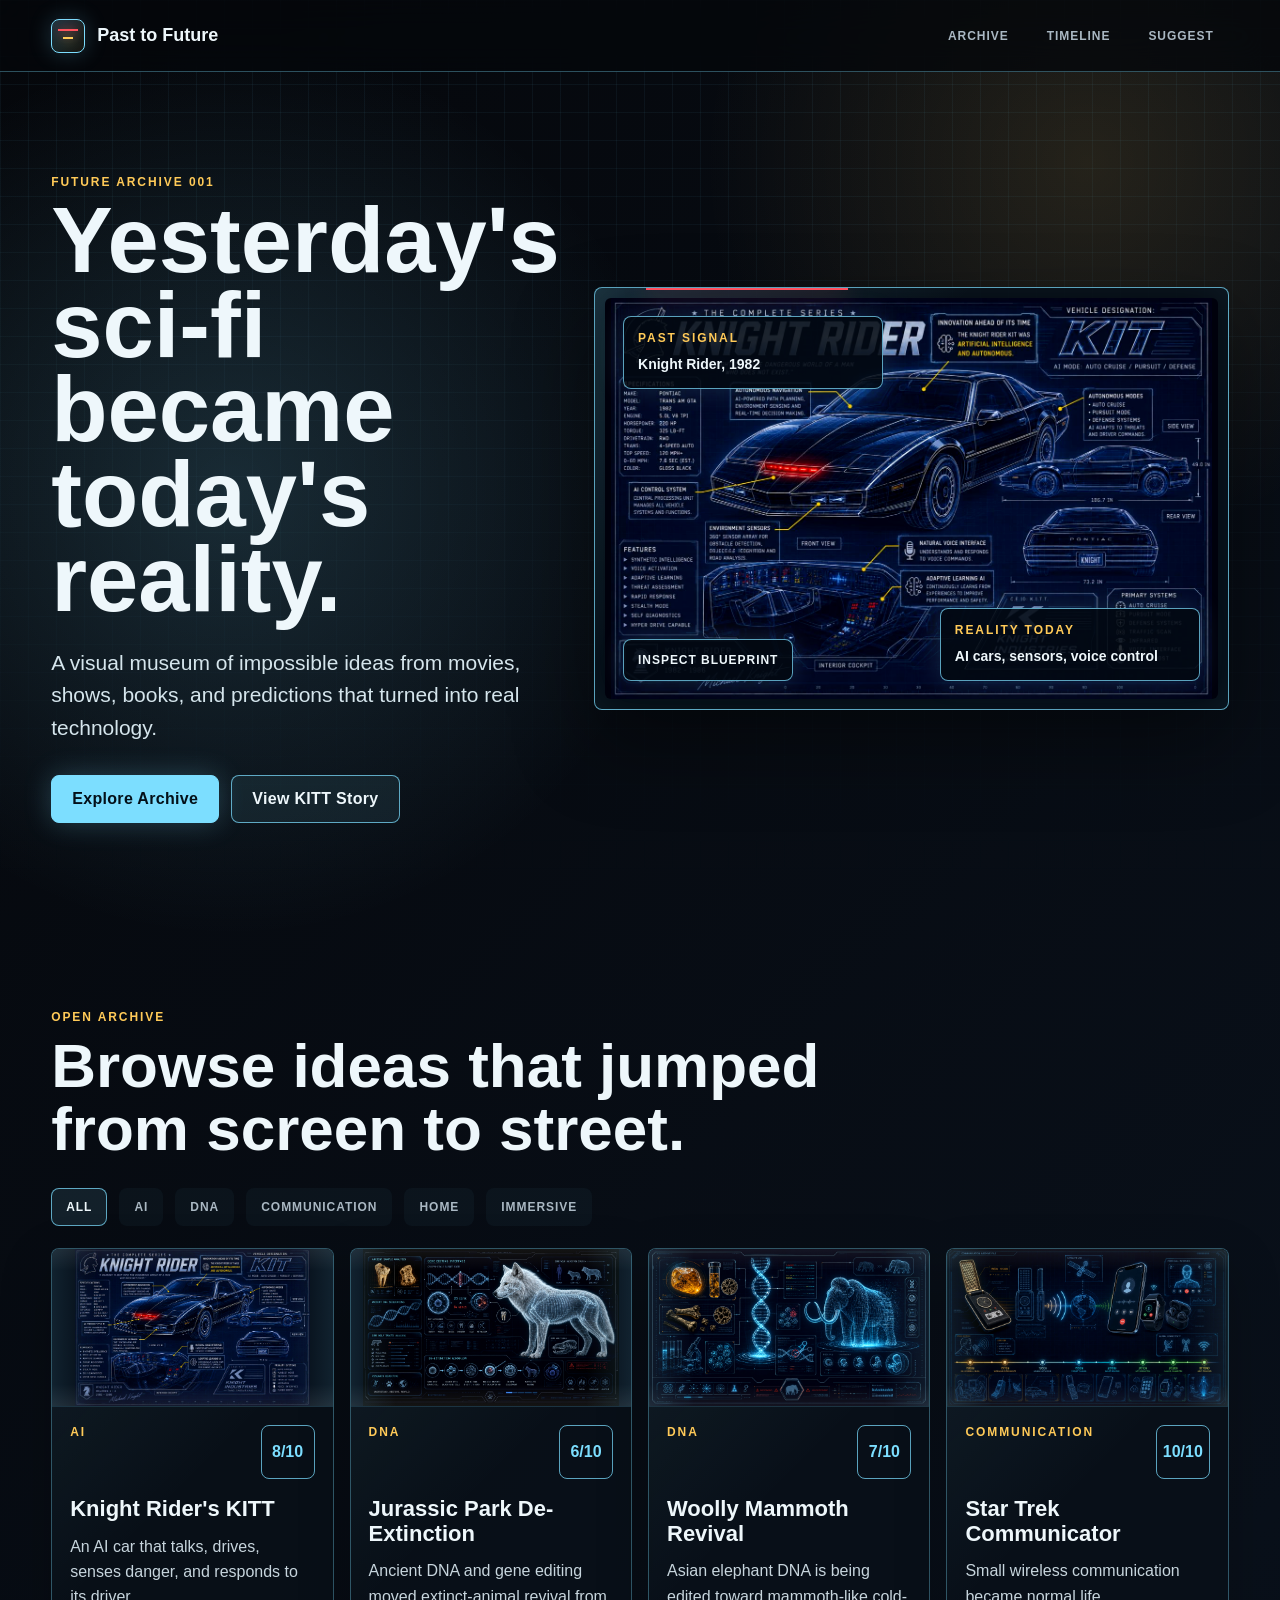
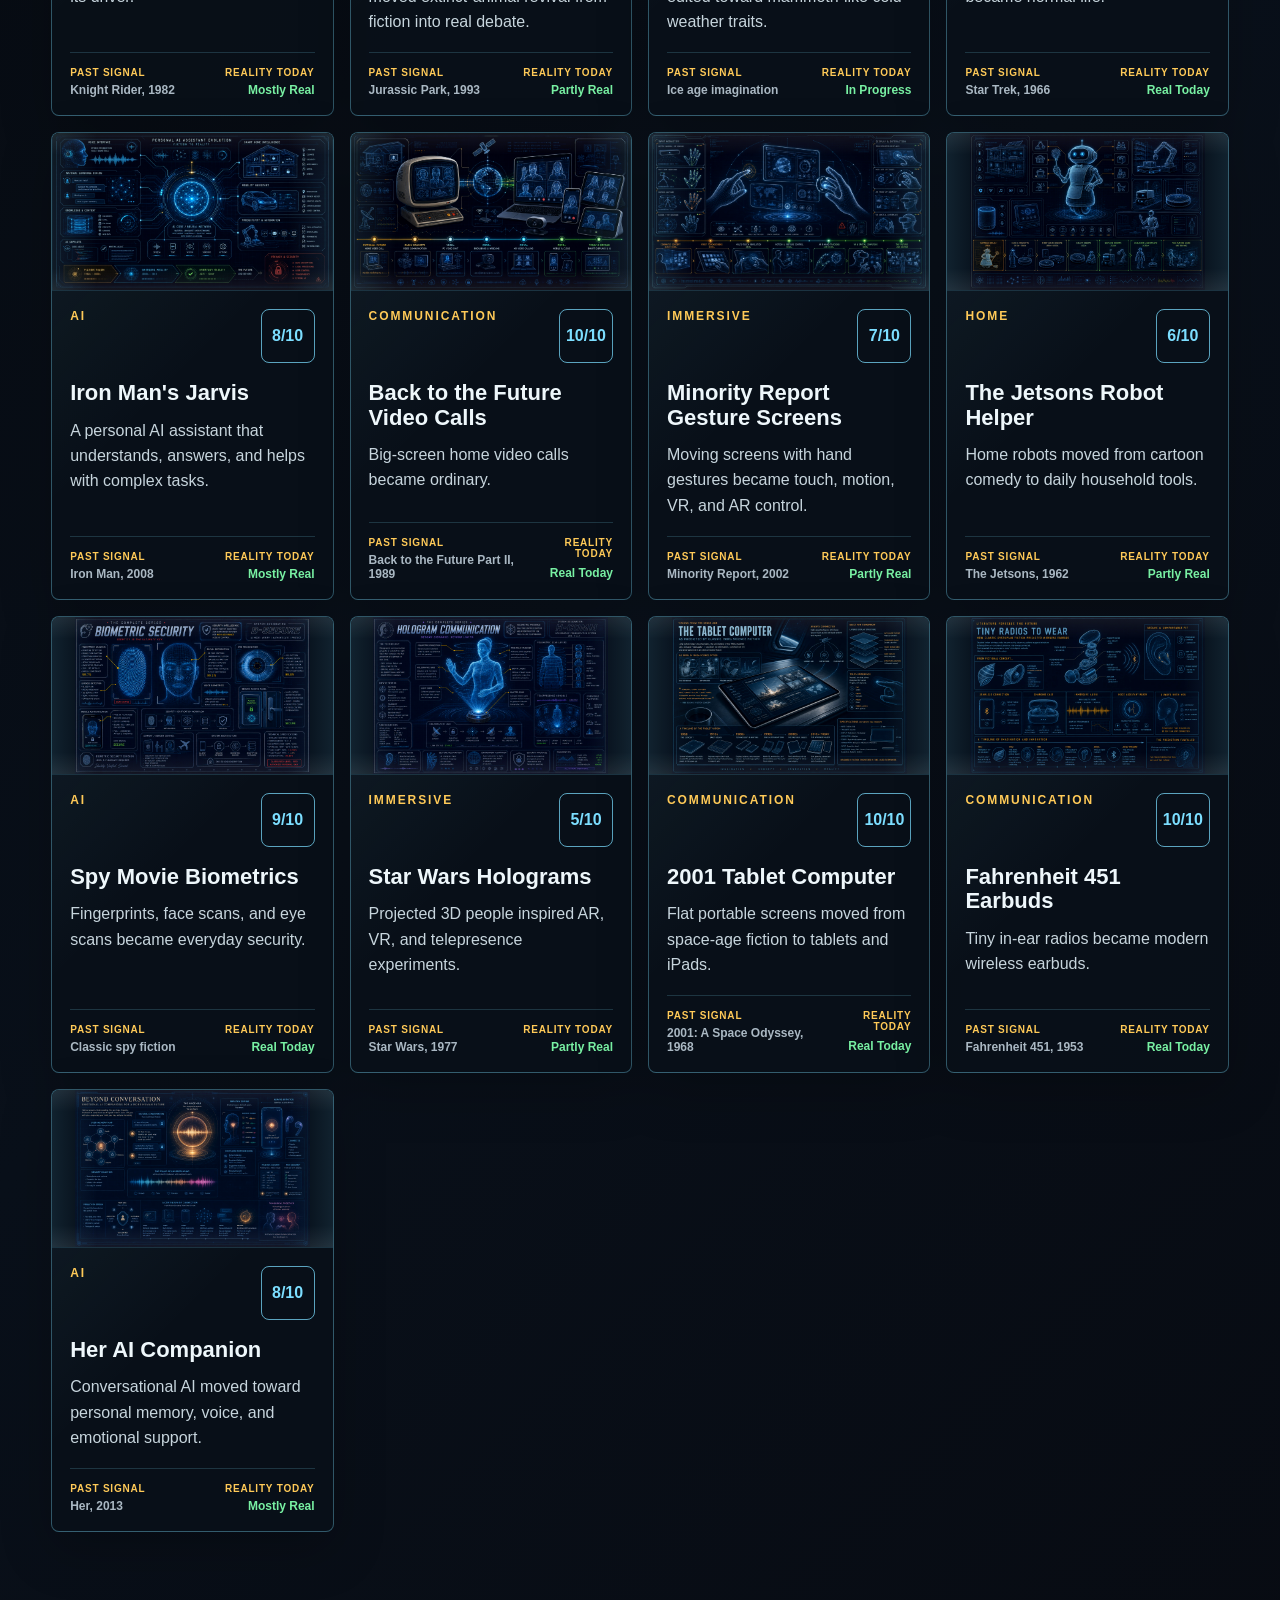
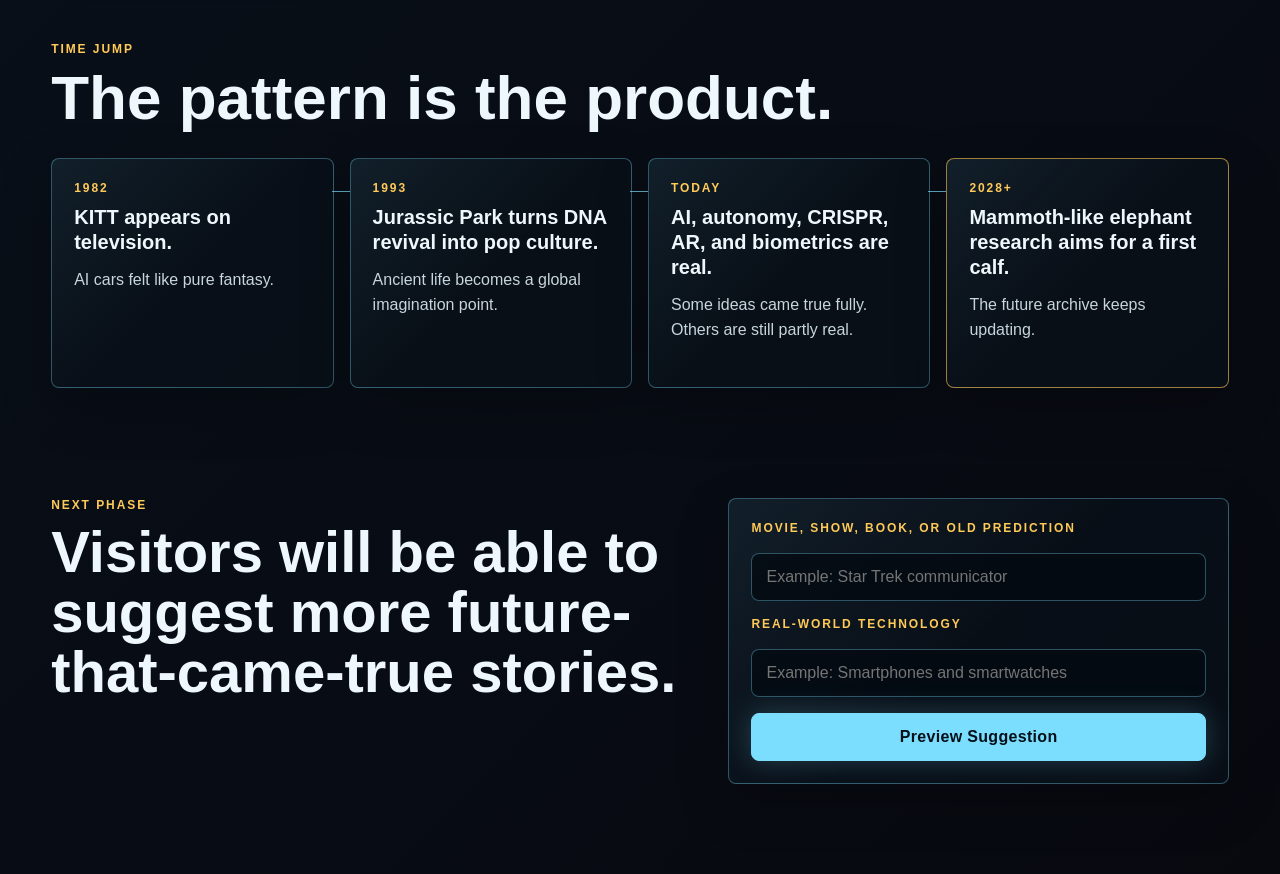
<file: index.html>
<!doctype html>
<html lang="en">
  <head>
    <meta charset="utf-8">
    <meta name="viewport" content="width=device-width, initial-scale=1">
    <title>Past to Future</title>
    <meta name="description" content="A visual archive of yesterday's sci-fi becoming today's reality.">
    <meta property="og:type" content="website">
    <meta property="og:site_name" content="Past to Future">
    <meta property="og:url" content="https://past2future.pages.dev/">
    <meta property="og:title" content="Past to Future">
    <meta property="og:description" content="Yesterday's sci-fi. Today's reality. Explore how impossible ideas like Knight Rider's KITT became real technology.">
    <meta property="og:image" content="https://past2future.pages.dev/assets/social-knight-rider-banner.jpeg?v=2">
    <meta property="og:image:secure_url" content="https://past2future.pages.dev/assets/social-knight-rider-banner.jpeg?v=2">
    <meta property="og:image:type" content="image/jpeg">
    <meta property="og:image:width" content="1200">
    <meta property="og:image:height" content="630">
    <meta property="og:image:alt" content="Knight Rider KITT AI blueprint banner for Past to Future">
    <link rel="image_src" href="https://past2future.pages.dev/assets/social-knight-rider-banner.jpeg?v=2">
    <meta name="twitter:card" content="summary_large_image">
    <meta name="twitter:title" content="Past to Future">
    <meta name="twitter:description" content="Yesterday's sci-fi. Today's reality. Explore how impossible ideas like Knight Rider's KITT became real technology.">
    <meta name="twitter:image" content="https://past2future.pages.dev/assets/social-knight-rider-banner.jpeg?v=2">
    <link rel="stylesheet" href="styles.css">
  </head>
  <body>
    <div class="page-shell">
      <header class="site-header" aria-label="Site header">
        <a class="brand" href="#top" aria-label="Past to Future home">
          <span class="brand-mark" aria-hidden="true"></span>
          <span>Past to Future</span>
        </a>
        <nav class="main-nav" aria-label="Main navigation">
          <a href="#archive">Archive</a>
          <a href="#timeline">Timeline</a>
          <a href="#submit">Suggest</a>
        </nav>
      </header>

      <main id="top">
        <section class="hero-section" aria-labelledby="hero-title">
          <div class="hero-copy">
            <p class="eyebrow">Future archive 001</p>
            <h1 id="hero-title">Yesterday's sci-fi became today's reality.</h1>
            <p class="hero-lede">
              A visual museum of impossible ideas from movies, shows, books, and predictions that turned into real technology.
            </p>
            <div class="hero-actions" aria-label="Primary actions">
              <a class="button primary" href="#archive">Explore Archive</a>
              <a class="button ghost" href="detail.html?story=kitt">View KITT Story</a>
            </div>
          </div>

          <aside class="hero-visual" aria-label="Knight Rider KITT visual reference">
            <div class="scan-label top-left">
              <span>Past signal</span>
              <strong>Knight Rider, 1982</strong>
            </div>
            <picture>
              <source
                srcset="assets/kitt-ai-xray.jpeg 1280w, assets/kitt-ai-xray-2x.jpeg 2560w"
                sizes="(min-width: 1180px) 54vw, calc(100vw - 36px)">
              <img
                src="assets/kitt-ai-xray-2x.jpeg"
                alt="KITT AI x-ray blueprint reference from Knight Rider"
                width="2560"
                height="1706">
            </picture>
            <button class="blueprint-zoom-trigger" type="button" aria-haspopup="dialog">
              Inspect Blueprint
            </button>
            <div class="scan-label bottom-right">
              <span>Reality today</span>
              <strong>AI cars, sensors, voice control</strong>
            </div>
          </aside>
        </section>

        <section id="archive" class="archive-section" aria-labelledby="archive-title">
          <div class="section-heading">
            <p class="eyebrow">Open archive</p>
            <h2 id="archive-title">Browse ideas that jumped from screen to street.</h2>
          </div>

          <div class="filter-bar" aria-label="Archive filters">
            <button class="filter-button active" type="button" data-filter="all">All</button>
            <button class="filter-button" type="button" data-filter="AI">AI</button>
            <button class="filter-button" type="button" data-filter="DNA">DNA</button>
            <button class="filter-button" type="button" data-filter="Communication">Communication</button>
            <button class="filter-button" type="button" data-filter="Home">Home</button>
            <button class="filter-button" type="button" data-filter="Immersive">Immersive</button>
          </div>

          <div class="story-grid" id="story-grid" aria-live="polite"></div>
        </section>

        <section id="timeline" class="timeline-section" aria-labelledby="timeline-title">
          <div class="section-heading">
            <p class="eyebrow">Time jump</p>
            <h2 id="timeline-title">The pattern is the product.</h2>
          </div>

          <div class="timeline">
            <div class="timeline-item">
              <span>1982</span>
              <strong>KITT appears on television.</strong>
              <p>AI cars felt like pure fantasy.</p>
            </div>
            <div class="timeline-item">
              <span>1993</span>
              <strong>Jurassic Park turns DNA revival into pop culture.</strong>
              <p>Ancient life becomes a global imagination point.</p>
            </div>
            <div class="timeline-item">
              <span>Today</span>
              <strong>AI, autonomy, CRISPR, AR, and biometrics are real.</strong>
              <p>Some ideas came true fully. Others are still partly real.</p>
            </div>
            <div class="timeline-item future">
              <span>2028+</span>
              <strong>Mammoth-like elephant research aims for a first calf.</strong>
              <p>The future archive keeps updating.</p>
            </div>
          </div>
        </section>

        <section id="submit" class="submit-section" aria-labelledby="submit-title">
          <div>
            <p class="eyebrow">Next phase</p>
            <h2 id="submit-title">Visitors will be able to suggest more future-that-came-true stories.</h2>
          </div>
          <form class="idea-form">
            <label>
              <span>Movie, show, book, or old prediction</span>
              <input type="text" placeholder="Example: Star Trek communicator">
            </label>
            <label>
              <span>Real-world technology</span>
              <input type="text" placeholder="Example: Smartphones and smartwatches">
            </label>
            <button class="button primary" type="button">Preview Suggestion</button>
          </form>
        </section>
      </main>
    </div>

    <dialog class="blueprint-dialog" id="blueprint-dialog" aria-labelledby="blueprint-title">
      <div class="blueprint-dialog-head">
        <div>
          <p class="eyebrow">High-resolution reference</p>
          <h2 id="blueprint-title">KITT AI X-ray</h2>
        </div>
        <div class="blueprint-controls" aria-label="Blueprint zoom controls">
          <button class="zoom-control active" type="button" data-zoom="1">1x</button>
          <button class="zoom-control" type="button" data-zoom="1.5">1.5x</button>
          <button class="zoom-control" type="button" data-zoom="2">2x</button>
          <button class="close-blueprint-dialog" type="button" aria-label="Close blueprint">x</button>
        </div>
      </div>
      <div class="blueprint-stage">
        <img
          id="blueprint-full"
          src="assets/kitt-ai-xray-2x.jpeg"
          alt="Large KITT AI x-ray blueprint reference from Knight Rider"
          width="2560"
          height="1706">
      </div>
    </dialog>

    <script src="stories.js"></script>
    <script src="app.js"></script>
  </body>
</html>
</file>
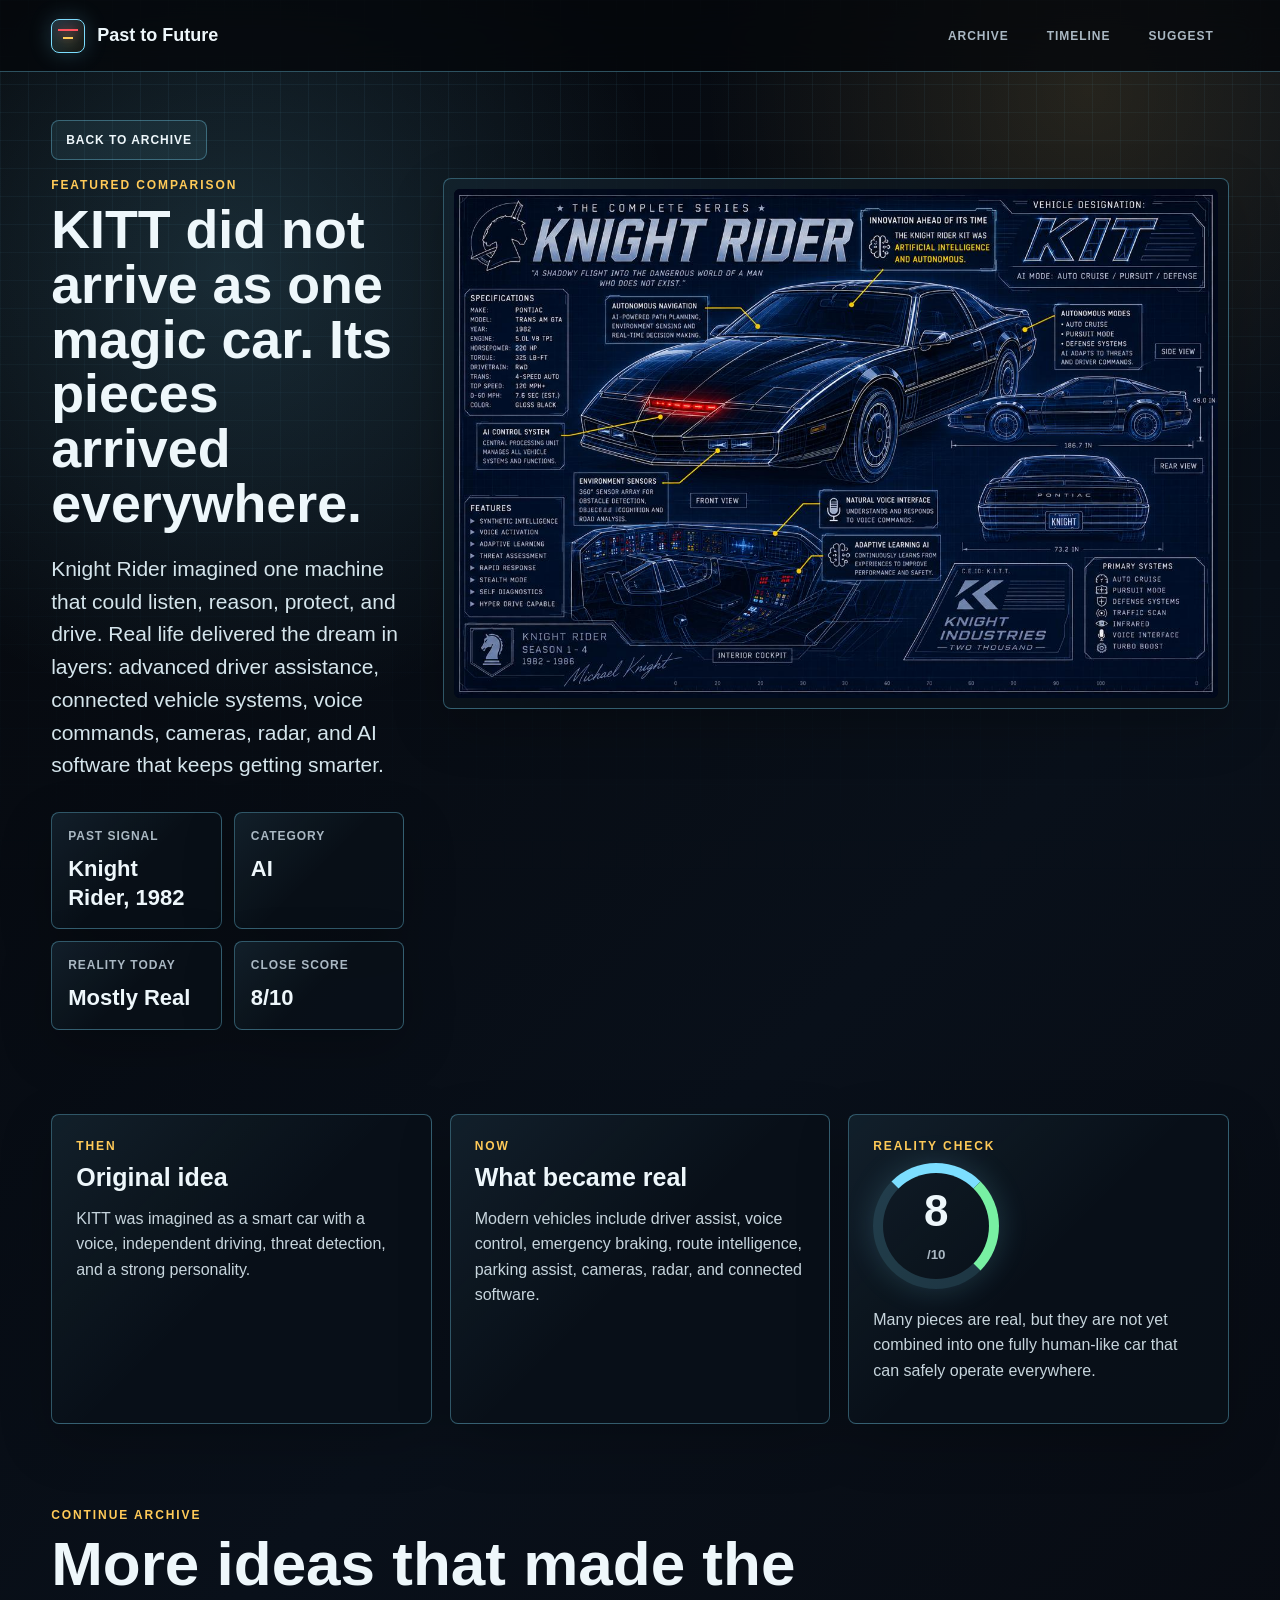
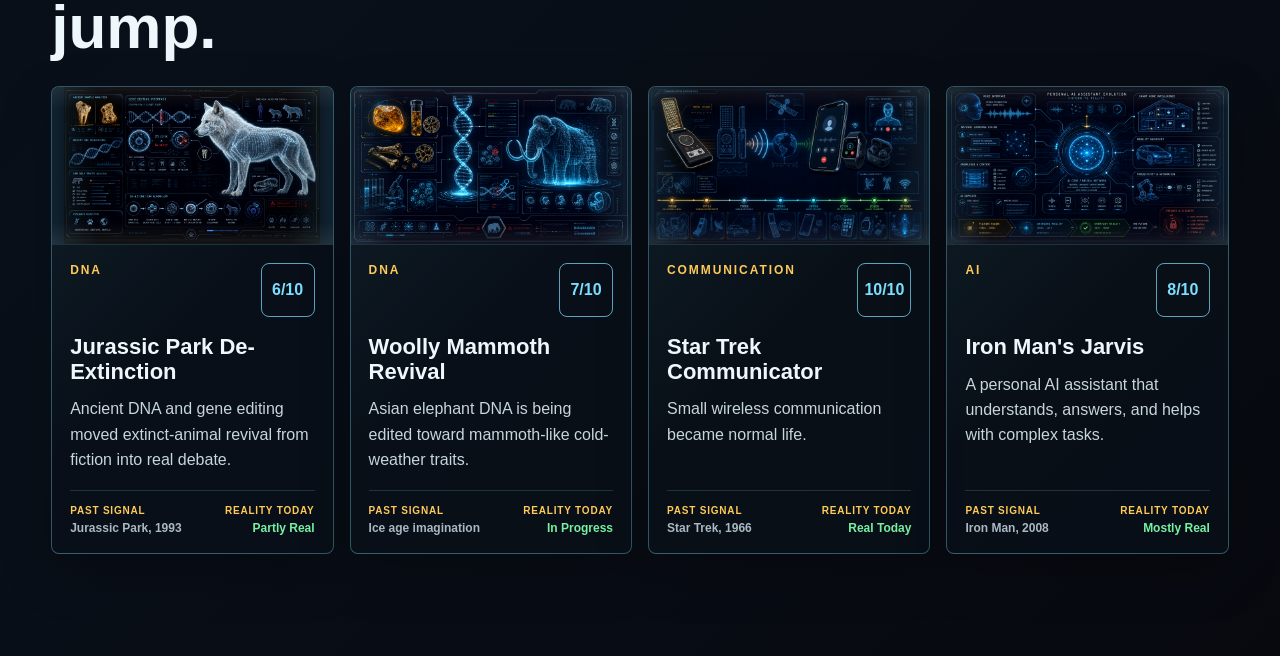
<file: detail.html>
<!doctype html>
<html lang="en">
  <head>
    <meta charset="utf-8">
    <meta name="viewport" content="width=device-width, initial-scale=1">
    <title>Past to Future Story</title>
    <meta name="description" content="A Past to Future story detail page.">
    <link rel="stylesheet" href="styles.css">
  </head>
  <body>
    <div class="page-shell">
      <header class="site-header" aria-label="Site header">
        <a class="brand" href="index.html#top" aria-label="Past to Future home">
          <span class="brand-mark" aria-hidden="true"></span>
          <span>Past to Future</span>
        </a>
        <nav class="main-nav" aria-label="Main navigation">
          <a href="index.html#archive">Archive</a>
          <a href="index.html#timeline">Timeline</a>
          <a href="index.html#submit">Suggest</a>
        </nav>
      </header>

      <main class="detail-page" id="top">
        <a class="back-link" href="index.html#archive">Back to archive</a>

        <section class="detail-hero" aria-labelledby="detail-title">
          <div class="detail-copy">
            <p class="eyebrow" id="detail-eyebrow">Story file</p>
            <h1 id="detail-title">Loading story...</h1>
            <p class="hero-lede" id="detail-intro"></p>
            <div class="detail-meta-strip" id="detail-meta-strip"></div>
          </div>

          <div class="detail-visual">
            <img id="detail-image" src="" alt="" width="1672" height="941">
          </div>
        </section>

        <section class="detail-panels" aria-label="Story breakdown">
          <article class="comparison-panel">
            <span class="panel-kicker">Then</span>
            <h2>Original idea</h2>
            <p id="detail-then"></p>
          </article>
          <article class="comparison-panel">
            <span class="panel-kicker">Now</span>
            <h2>What became real</h2>
            <p id="detail-now"></p>
          </article>
          <article class="comparison-panel score-panel">
            <span class="panel-kicker">Reality check</span>
            <div class="score-ring" id="detail-score-ring">
              <span id="detail-score-value">0</span>
              <small>/10</small>
            </div>
            <p id="detail-check"></p>
          </article>
        </section>

        <section class="related-section" aria-labelledby="related-title">
          <div class="section-heading">
            <p class="eyebrow">Continue archive</p>
            <h2 id="related-title">More ideas that made the jump.</h2>
          </div>
          <div class="story-grid related-grid" id="related-grid" aria-live="polite"></div>
        </section>
      </main>
    </div>

    <script src="stories.js"></script>
    <script src="detail.js"></script>
  </body>
</html>
</file>
<file: styles.css>
:root {
  color-scheme: dark;
  --ink: #05070b;
  --panel: rgba(9, 16, 25, 0.82);
  --panel-strong: rgba(12, 25, 38, 0.96);
  --line: rgba(124, 222, 255, 0.34);
  --line-strong: rgba(124, 222, 255, 0.72);
  --text: #eef7fb;
  --muted: #aab8c3;
  --cyan: #7cdeff;
  --amber: #ffca58;
  --red: #ff4f5e;
  --green: #78f0a3;
  --violet: #bba7ff;
  --shadow: rgba(0, 0, 0, 0.42);
}

* {
  box-sizing: border-box;
}

html {
  scroll-behavior: smooth;
}

body {
  margin: 0;
  min-width: 320px;
  background:
    radial-gradient(circle at 18% 12%, rgba(124, 222, 255, 0.16), transparent 28rem),
    radial-gradient(circle at 85% 4%, rgba(255, 202, 88, 0.12), transparent 24rem),
    linear-gradient(135deg, #05070b 0%, #09101a 52%, #07090f 100%);
  color: var(--text);
  font-family: Arial, Helvetica, sans-serif;
}

body::before {
  content: "";
  position: fixed;
  inset: 0;
  pointer-events: none;
  z-index: -1;
  background-image:
    linear-gradient(rgba(124, 222, 255, 0.07) 1px, transparent 1px),
    linear-gradient(90deg, rgba(124, 222, 255, 0.07) 1px, transparent 1px);
  background-size: 28px 28px;
  mask-image: linear-gradient(to bottom, rgba(0, 0, 0, 0.85), transparent);
}

a {
  color: inherit;
  text-decoration: none;
}

button,
input {
  color: inherit;
  font: inherit;
}

.page-shell {
  min-height: 100vh;
  overflow: hidden;
}

.site-header {
  position: sticky;
  top: 0;
  z-index: 20;
  display: flex;
  align-items: center;
  justify-content: space-between;
  gap: 24px;
  min-height: 72px;
  padding: 0 clamp(18px, 4vw, 54px);
  border-bottom: 1px solid var(--line);
  background: rgba(5, 7, 11, 0.78);
  backdrop-filter: blur(18px);
}

.brand {
  display: inline-flex;
  align-items: center;
  gap: 12px;
  color: var(--text);
  font-size: 18px;
  font-weight: 800;
  letter-spacing: 0;
}

.brand-mark {
  position: relative;
  width: 34px;
  height: 34px;
  border: 1px solid var(--cyan);
  border-radius: 8px;
  background: linear-gradient(135deg, rgba(124, 222, 255, 0.22), rgba(255, 202, 88, 0.08));
  box-shadow: 0 0 22px rgba(124, 222, 255, 0.22);
}

.brand-mark::before,
.brand-mark::after {
  content: "";
  position: absolute;
  inset: 9px 6px auto;
  height: 2px;
  background: var(--red);
  box-shadow: 0 0 12px var(--red);
}

.brand-mark::after {
  top: 17px;
  left: 11px;
  right: 11px;
  background: var(--amber);
  box-shadow: 0 0 12px var(--amber);
}

.main-nav {
  display: flex;
  align-items: center;
  gap: 8px;
}

.main-nav a,
.filter-button {
  min-height: 38px;
  padding: 0 14px;
  border: 1px solid transparent;
  border-radius: 8px;
  color: var(--muted);
  font-size: 12px;
  font-weight: 800;
  letter-spacing: 0.08em;
  text-transform: uppercase;
}

.main-nav a {
  display: inline-flex;
  align-items: center;
}

.main-nav a:hover,
.filter-button:hover,
.filter-button.active {
  border-color: var(--line-strong);
  color: var(--text);
  background: rgba(124, 222, 255, 0.1);
}

.hero-section {
  display: grid;
  grid-template-columns: minmax(0, 0.86fr) minmax(420px, 1.14fr);
  gap: clamp(28px, 5vw, 64px);
  align-items: center;
  min-height: calc(100vh - 72px);
  padding: clamp(48px, 7vw, 92px) clamp(18px, 4vw, 54px) clamp(38px, 5vw, 70px);
}

.hero-copy {
  max-width: 660px;
}

.eyebrow,
.panel-kicker,
.story-category,
.timeline-item span,
.dialog-grid span,
.reality-check span,
.idea-form span,
.scan-label span {
  display: block;
  margin: 0 0 10px;
  color: var(--amber);
  font-size: 12px;
  font-weight: 900;
  letter-spacing: 0.16em;
  text-transform: uppercase;
}

h1,
h2,
h3,
p {
  margin-top: 0;
}

h1 {
  margin-bottom: 24px;
  max-width: 780px;
  font-size: clamp(48px, 7.2vw, 104px);
  line-height: 0.92;
  letter-spacing: 0;
}

.hero-lede {
  max-width: 560px;
  margin-bottom: 30px;
  color: #d5e5ec;
  font-size: clamp(17px, 2vw, 21px);
  line-height: 1.56;
}

.hero-actions,
.filter-bar {
  display: flex;
  flex-wrap: wrap;
  gap: 12px;
}

.button {
  display: inline-flex;
  align-items: center;
  justify-content: center;
  min-height: 48px;
  padding: 0 20px;
  border: 1px solid var(--line-strong);
  border-radius: 8px;
  cursor: pointer;
  font-weight: 900;
  letter-spacing: 0.02em;
}

.button.primary {
  border-color: var(--cyan);
  background: var(--cyan);
  color: #031019;
  box-shadow: 0 0 28px rgba(124, 222, 255, 0.24);
}

.button.ghost {
  background: rgba(124, 222, 255, 0.08);
  color: var(--text);
}

.hero-visual {
  position: relative;
  aspect-ratio: 1280 / 853;
  padding: 10px;
  border: 1px solid var(--line-strong);
  border-radius: 8px;
  background:
    linear-gradient(135deg, rgba(124, 222, 255, 0.14), transparent 36%),
    rgba(4, 10, 18, 0.9);
  box-shadow: 0 34px 80px var(--shadow), inset 0 0 42px rgba(124, 222, 255, 0.08);
  overflow: hidden;
}

.hero-visual::before,
.hero-visual::after {
  content: "";
  position: absolute;
  pointer-events: none;
}

.hero-visual::before {
  inset: 20px;
  border: 1px solid rgba(124, 222, 255, 0.24);
}

.hero-visual::after {
  top: 0;
  left: 8%;
  width: 32%;
  height: 2px;
  background: var(--red);
  box-shadow: 0 0 24px var(--red);
  animation: scan 3.8s ease-in-out infinite;
}

.hero-visual picture,
.hero-visual img {
  display: block;
  width: 100%;
  height: 100%;
}

.hero-visual img {
  width: 100%;
  height: 100%;
  object-fit: contain;
  background: #020812;
  border-radius: 6px;
  filter: contrast(1.06) saturate(1.08);
}

.scan-label {
  position: absolute;
  z-index: 2;
  width: min(260px, 46%);
  padding: 14px;
  border: 1px solid var(--line-strong);
  border-radius: 8px;
  background: rgba(3, 10, 18, 0.86);
  box-shadow: 0 0 28px rgba(124, 222, 255, 0.16);
}

.scan-label strong {
  display: block;
  color: var(--text);
  font-size: 14px;
  line-height: 1.35;
}

.top-left {
  top: 28px;
  left: 28px;
}

.bottom-right {
  right: 28px;
  bottom: 28px;
}

.blueprint-zoom-trigger {
  position: absolute;
  z-index: 3;
  left: 28px;
  bottom: 28px;
  min-height: 42px;
  padding: 0 14px;
  border: 1px solid var(--line-strong);
  border-radius: 8px;
  background: rgba(3, 10, 18, 0.88);
  color: var(--text);
  cursor: pointer;
  font-size: 12px;
  font-weight: 900;
  letter-spacing: 0.08em;
  text-transform: uppercase;
  box-shadow: 0 0 24px rgba(124, 222, 255, 0.18);
}

.blueprint-zoom-trigger:hover {
  background: rgba(124, 222, 255, 0.16);
}

.feature-story,
.visual-file-section,
.archive-section,
.timeline-section,
.submit-section {
  padding: clamp(64px, 9vw, 110px) clamp(18px, 4vw, 54px) 0;
}

.section-heading {
  max-width: 880px;
  margin-bottom: 28px;
}

.section-heading h2 {
  margin-bottom: 0;
  font-size: clamp(31px, 5vw, 62px);
  line-height: 1.02;
  letter-spacing: 0;
}

.comparison-grid {
  display: grid;
  grid-template-columns: repeat(3, minmax(0, 1fr));
  gap: 18px;
}

.comparison-panel,
.visual-file-section,
.story-card,
.timeline-item,
.idea-form,
.story-dialog {
  border: 1px solid var(--line);
  border-radius: 8px;
  background:
    linear-gradient(135deg, rgba(124, 222, 255, 0.08), transparent 50%),
    var(--panel);
  box-shadow: 0 18px 52px rgba(0, 0, 0, 0.22);
}

.comparison-panel {
  min-height: 265px;
  padding: 24px;
}

.comparison-panel h3 {
  margin-bottom: 14px;
  font-size: 25px;
}

.comparison-panel p,
.story-card p,
.timeline-item p,
.reality-check p,
.dialog-grid p {
  color: #c7d5dd;
  line-height: 1.58;
}

.score-panel {
  display: grid;
  justify-items: start;
}

.score-ring {
  display: grid;
  place-items: center;
  width: 126px;
  height: 126px;
  margin-bottom: 18px;
  border: 10px solid rgba(124, 222, 255, 0.18);
  border-top-color: var(--cyan);
  border-right-color: var(--green);
  border-radius: 50%;
  box-shadow: 0 0 30px rgba(124, 222, 255, 0.18);
}

.score-ring span {
  font-size: 44px;
  font-weight: 900;
  line-height: 1;
}

.score-ring small {
  margin-top: -18px;
  color: var(--muted);
  font-weight: 900;
}

.filter-bar {
  margin-bottom: 22px;
}

.visual-file-section {
  display: grid;
  grid-template-columns: minmax(0, 1.1fr) minmax(340px, 0.72fr);
  gap: clamp(22px, 4vw, 42px);
  align-items: center;
  margin: clamp(64px, 9vw, 110px) clamp(18px, 4vw, 54px) 0;
  padding: 18px;
}

.visual-file-image {
  position: relative;
  overflow: hidden;
  border: 1px solid rgba(124, 222, 255, 0.28);
  border-radius: 8px;
  background: #020812;
}

.visual-file-image::after,
.story-visual::after {
  content: "";
  position: absolute;
  inset: 0;
  pointer-events: none;
  background:
    linear-gradient(90deg, rgba(124, 222, 255, 0.12), transparent 16%, transparent 84%, rgba(124, 222, 255, 0.12)),
    linear-gradient(rgba(255, 255, 255, 0.08), transparent 14%, transparent 86%, rgba(255, 255, 255, 0.08));
}

.visual-file-image img {
  display: block;
  width: 100%;
  aspect-ratio: 1672 / 941;
  object-fit: cover;
}

.visual-file-copy {
  padding: clamp(8px, 2vw, 18px);
}

.visual-file-section-alt .visual-file-image {
  order: 2;
}

.visual-file-section-alt .visual-file-copy {
  order: 1;
}

.visual-file-copy h2 {
  margin-bottom: 18px;
  font-size: clamp(30px, 4.4vw, 58px);
  line-height: 1.02;
}

.visual-file-copy p {
  color: #c7d5dd;
  font-size: 17px;
  line-height: 1.65;
}

.visual-stats {
  display: grid;
  gap: 10px;
  margin-top: 24px;
}

.visual-stats div {
  display: flex;
  align-items: center;
  justify-content: space-between;
  gap: 16px;
  padding: 14px;
  border: 1px solid rgba(124, 222, 255, 0.22);
  border-radius: 8px;
  background: rgba(3, 10, 18, 0.56);
}

.visual-stats span {
  color: var(--muted);
  font-size: 12px;
  font-weight: 900;
  letter-spacing: 0.08em;
  text-transform: uppercase;
}

.visual-stats strong {
  color: var(--text);
  text-align: right;
}

.filter-button {
  background: rgba(124, 222, 255, 0.04);
  cursor: pointer;
}

.story-grid {
  display: grid;
  grid-template-columns: repeat(4, minmax(0, 1fr));
  gap: 16px;
}

.story-card {
  appearance: none;
  display: flex;
  flex-direction: column;
  min-height: 382px;
  padding: 0;
  overflow: hidden;
  text-align: left;
  cursor: pointer;
  transition: transform 180ms ease, border-color 180ms ease, background 180ms ease;
}

.story-card:hover {
  transform: translateY(-4px);
  border-color: var(--line-strong);
  background:
    linear-gradient(135deg, rgba(124, 222, 255, 0.14), rgba(255, 202, 88, 0.04)),
    var(--panel-strong);
}

a.story-card {
  color: inherit;
}

.story-visual {
  position: relative;
  aspect-ratio: 16 / 9;
  overflow: hidden;
  border-bottom: 1px solid rgba(124, 222, 255, 0.2);
  background: #020812;
}

.story-visual img {
  display: block;
  width: 100%;
  height: 100%;
  object-fit: contain;
  filter: saturate(1.08) contrast(1.04);
}

.story-body {
  display: flex;
  flex: 1;
  flex-direction: column;
  padding: 18px;
}

.story-top {
  display: flex;
  align-items: start;
  justify-content: space-between;
  gap: 14px;
  margin-bottom: 18px;
}

.story-score {
  display: grid;
  place-items: center;
  width: 54px;
  height: 54px;
  border: 1px solid var(--line-strong);
  border-radius: 8px;
  color: var(--cyan);
  font-weight: 900;
}

.story-card h3 {
  margin-bottom: 12px;
  font-size: 22px;
  line-height: 1.12;
}

.story-card p {
  margin-bottom: 18px;
}

.story-footer {
  display: flex;
  justify-content: space-between;
  gap: 12px;
  margin-top: auto;
  padding-top: 14px;
  border-top: 1px solid rgba(124, 222, 255, 0.18);
  color: var(--muted);
  font-size: 12px;
  font-weight: 800;
}

.story-footer span {
  display: grid;
  gap: 5px;
}

.story-footer small {
  color: var(--amber);
  font-size: 10px;
  font-weight: 900;
  letter-spacing: 0.08em;
  text-transform: uppercase;
}

.story-status {
  color: var(--green);
  text-align: right;
}

.detail-page {
  padding: clamp(28px, 4vw, 48px) clamp(18px, 4vw, 54px) clamp(80px, 8vw, 110px);
}

.detail-hero {
  display: grid;
  grid-template-columns: minmax(320px, 0.62fr) minmax(0, 1.38fr);
  gap: clamp(24px, 3vw, 40px);
  align-items: start;
  padding-top: 0;
}

.back-link {
  display: inline-flex;
  align-items: center;
  min-height: 40px;
  margin-bottom: 18px;
  padding: 0 14px;
  border: 1px solid var(--line);
  border-radius: 8px;
  background: rgba(124, 222, 255, 0.08);
  color: var(--text);
  font-size: 12px;
  font-weight: 900;
  letter-spacing: 0.08em;
  text-transform: uppercase;
}

.detail-copy h1 {
  max-width: 720px;
  margin-bottom: 22px;
  font-size: clamp(34px, 4.2vw, 62px);
  line-height: 1.02;
}

.detail-visual {
  overflow: hidden;
  align-self: start;
  padding: 10px;
  border: 1px solid var(--line);
  border-radius: 8px;
  background:
    linear-gradient(135deg, rgba(124, 222, 255, 0.08), transparent 50%),
    var(--panel);
  box-shadow: 0 18px 52px rgba(0, 0, 0, 0.22);
}

.detail-visual img {
  display: block;
  width: 100%;
  height: auto;
  max-height: calc(100vh - 150px);
  object-fit: contain;
  border-radius: 6px;
  background: #020812;
}

.detail-meta-strip {
  display: grid;
  grid-template-columns: repeat(2, minmax(0, 1fr));
  gap: 12px;
  margin-top: 28px;
}

.detail-meta-strip div {
  min-height: 86px;
  padding: 16px;
  border: 1px solid var(--line);
  border-radius: 8px;
  background:
    linear-gradient(135deg, rgba(124, 222, 255, 0.08), transparent 50%),
    var(--panel);
  box-shadow: 0 18px 52px rgba(0, 0, 0, 0.22);
}

.detail-meta-strip span {
  display: block;
  margin-bottom: 12px;
  color: var(--muted);
  font-size: 12px;
  font-weight: 900;
  letter-spacing: 0.08em;
  text-transform: uppercase;
}

.detail-meta-strip strong {
  display: block;
  font-size: clamp(17px, 1.8vw, 22px);
  line-height: 1.3;
}

.detail-panels,
.related-section {
  padding-top: clamp(56px, 7vw, 84px);
}

.detail-panels {
  display: grid;
  grid-template-columns: repeat(3, minmax(0, 1fr));
  gap: 18px;
}

.detail-panels h2 {
  margin-bottom: 14px;
  font-size: 25px;
}

.timeline {
  display: grid;
  grid-template-columns: repeat(4, minmax(0, 1fr));
  gap: 16px;
}

.timeline-item {
  position: relative;
  min-height: 230px;
  padding: 22px;
}

.timeline-item::before {
  content: "";
  position: absolute;
  top: 32px;
  right: -17px;
  width: 18px;
  height: 1px;
  background: var(--line-strong);
}

.timeline-item:last-child::before {
  content: none;
}

.timeline-item strong {
  display: block;
  margin-bottom: 12px;
  font-size: 20px;
  line-height: 1.25;
}

.timeline-item.future {
  border-color: rgba(255, 202, 88, 0.6);
}

.submit-section {
  display: grid;
  grid-template-columns: minmax(0, 0.9fr) minmax(320px, 0.7fr);
  gap: 34px;
  align-items: start;
  padding-bottom: 90px;
}

.submit-section h2 {
  margin-bottom: 0;
  font-size: clamp(30px, 4.6vw, 58px);
  line-height: 1.04;
}

.idea-form {
  display: grid;
  gap: 16px;
  padding: 22px;
}

.idea-form label {
  display: grid;
  gap: 8px;
}

.idea-form input {
  width: 100%;
  min-height: 48px;
  padding: 0 14px;
  border: 1px solid var(--line);
  border-radius: 8px;
  background: rgba(3, 10, 18, 0.76);
  color: var(--text);
}

.idea-form input:focus,
.filter-button:focus-visible,
.button:focus-visible,
.story-card:focus-visible,
.close-dialog:focus-visible {
  outline: 2px solid var(--amber);
  outline-offset: 3px;
}

.story-dialog,
.blueprint-dialog {
  width: min(820px, calc(100% - 30px));
  padding: 28px;
  color: var(--text);
}

.story-dialog::backdrop,
.blueprint-dialog::backdrop {
  background: rgba(0, 0, 0, 0.72);
  backdrop-filter: blur(8px);
}

.story-dialog h2 {
  margin-bottom: 16px;
  font-size: clamp(30px, 4vw, 48px);
}

.close-dialog {
  position: absolute;
  top: 14px;
  right: 14px;
  width: 38px;
  height: 38px;
  border: 1px solid var(--line);
  border-radius: 8px;
  background: rgba(124, 222, 255, 0.08);
  color: var(--text);
  cursor: pointer;
  font-weight: 900;
}

.dialog-meta {
  display: flex;
  flex-wrap: wrap;
  gap: 8px;
  margin-bottom: 22px;
}

.dialog-meta span {
  padding: 8px 10px;
  border: 1px solid rgba(124, 222, 255, 0.22);
  border-radius: 8px;
  color: var(--muted);
  font-size: 12px;
  font-weight: 800;
}

.dialog-grid {
  display: grid;
  grid-template-columns: 1fr 1fr;
  gap: 16px;
  margin-bottom: 16px;
}

.dialog-grid div,
.reality-check {
  padding: 18px;
  border: 1px solid rgba(124, 222, 255, 0.22);
  border-radius: 8px;
  background: rgba(3, 10, 18, 0.52);
}

.dialog-grid p,
.reality-check p {
  margin-bottom: 0;
}

.blueprint-dialog {
  width: min(1600px, calc(100% - 24px));
  height: min(92vh, 980px);
  padding: 0;
  overflow: hidden;
}

.blueprint-dialog-head {
  display: flex;
  align-items: center;
  justify-content: space-between;
  gap: 18px;
  min-height: 82px;
  padding: 18px 20px;
  border-bottom: 1px solid var(--line);
  background: rgba(3, 10, 18, 0.95);
}

.blueprint-dialog-head h2 {
  margin: 0;
  font-size: clamp(24px, 3vw, 40px);
}

.blueprint-controls {
  display: flex;
  flex-wrap: wrap;
  justify-content: flex-end;
  gap: 8px;
}

.zoom-control,
.close-blueprint-dialog {
  min-width: 44px;
  min-height: 38px;
  border: 1px solid var(--line);
  border-radius: 8px;
  background: rgba(124, 222, 255, 0.08);
  color: var(--text);
  cursor: pointer;
  font-size: 12px;
  font-weight: 900;
}

.zoom-control.active,
.zoom-control:hover,
.close-blueprint-dialog:hover {
  border-color: var(--line-strong);
  background: rgba(124, 222, 255, 0.18);
}

.close-blueprint-dialog {
  color: var(--amber);
}

.blueprint-stage {
  height: calc(100% - 82px);
  overflow: auto;
  padding: 18px;
  background:
    linear-gradient(rgba(124, 222, 255, 0.06) 1px, transparent 1px),
    linear-gradient(90deg, rgba(124, 222, 255, 0.06) 1px, transparent 1px),
    #020812;
  background-size: 20px 20px;
}

.blueprint-stage img {
  display: block;
  width: min(100%, 2560px);
  max-width: none;
  height: auto;
  margin: 0 auto;
  border: 1px solid rgba(124, 222, 255, 0.28);
  border-radius: 8px;
  transform-origin: top center;
}

.blueprint-stage img[data-zoom="1.5"] {
  width: min(150%, 3840px);
}

.blueprint-stage img[data-zoom="2"] {
  width: min(200%, 5120px);
}

@keyframes scan {
  50% {
    transform: translateX(170%);
  }
}

@media (max-width: 1180px) {
  .hero-section {
    grid-template-columns: 1fr;
  }

  .hero-copy {
    max-width: 860px;
  }

  .detail-hero,
  .detail-panels {
    grid-template-columns: 1fr;
  }

  .detail-copy {
    order: 1;
  }

  .detail-visual {
    order: 2;
  }

  .story-grid,
  .timeline {
    grid-template-columns: repeat(2, minmax(0, 1fr));
  }

  .visual-file-section {
    grid-template-columns: 1fr;
  }

  .visual-file-section-alt .visual-file-image,
  .visual-file-section-alt .visual-file-copy {
    order: initial;
  }

  .comparison-grid {
    grid-template-columns: 1fr 1fr;
  }

  .score-panel {
    grid-column: 1 / -1;
  }
}

@media (max-width: 760px) {
  .site-header {
    align-items: flex-start;
    flex-direction: column;
    padding-top: 14px;
    padding-bottom: 14px;
  }

  .main-nav {
    width: 100%;
    overflow-x: auto;
  }

  .hero-section {
    min-height: auto;
    padding-top: 42px;
  }

  .hero-copy {
    order: 2;
  }

  .detail-page {
    padding: 16px 14px 72px;
  }

  .detail-hero {
    gap: 18px;
  }

  .detail-visual {
    order: 1;
    padding: 8px;
  }

  .detail-copy {
    order: 2;
  }

  .detail-copy h1 {
    margin-bottom: 16px;
    font-size: clamp(31px, 9vw, 42px);
    line-height: 1.04;
  }

  .detail-copy .hero-lede {
    margin-bottom: 20px;
    font-size: 17px;
    line-height: 1.52;
  }

  .detail-meta-strip {
    grid-template-columns: repeat(2, minmax(0, 1fr));
    gap: 10px;
    margin-top: 20px;
  }

  .detail-meta-strip div {
    min-height: 84px;
    padding: 13px;
  }

  .detail-meta-strip span {
    margin-bottom: 9px;
    font-size: 11px;
  }

  .detail-meta-strip strong {
    font-size: 17px;
  }

  .hero-visual {
    order: 1;
    aspect-ratio: 1280 / 853;
  }

  .scan-label {
    position: static;
    width: auto;
    margin-bottom: 10px;
  }

  .bottom-right {
    margin: 10px 0 0;
  }

  .blueprint-zoom-trigger {
    position: static;
    width: 100%;
    margin-top: 10px;
  }

  .signal-strip,
  .comparison-grid,
  .story-grid,
  .timeline,
  .submit-section,
  .dialog-grid {
    grid-template-columns: 1fr;
  }

  .timeline-item::before {
    top: auto;
    right: auto;
    bottom: -17px;
    left: 24px;
    width: 1px;
    height: 18px;
  }
}

@media (max-width: 640px) {
  .blueprint-dialog-head {
    align-items: flex-start;
    flex-direction: column;
  }

  .blueprint-stage {
    height: calc(100% - 150px);
  }
}

@media (max-width: 520px) {
  .hero-actions,
  .button {
    width: 100%;
  }

  .main-nav a,
  .filter-button {
    flex: 0 0 auto;
  }

  .story-score {
    width: 48px;
    height: 48px;
  }

  .detail-meta-strip {
    grid-template-columns: 1fr 1fr;
  }
}
</file>
